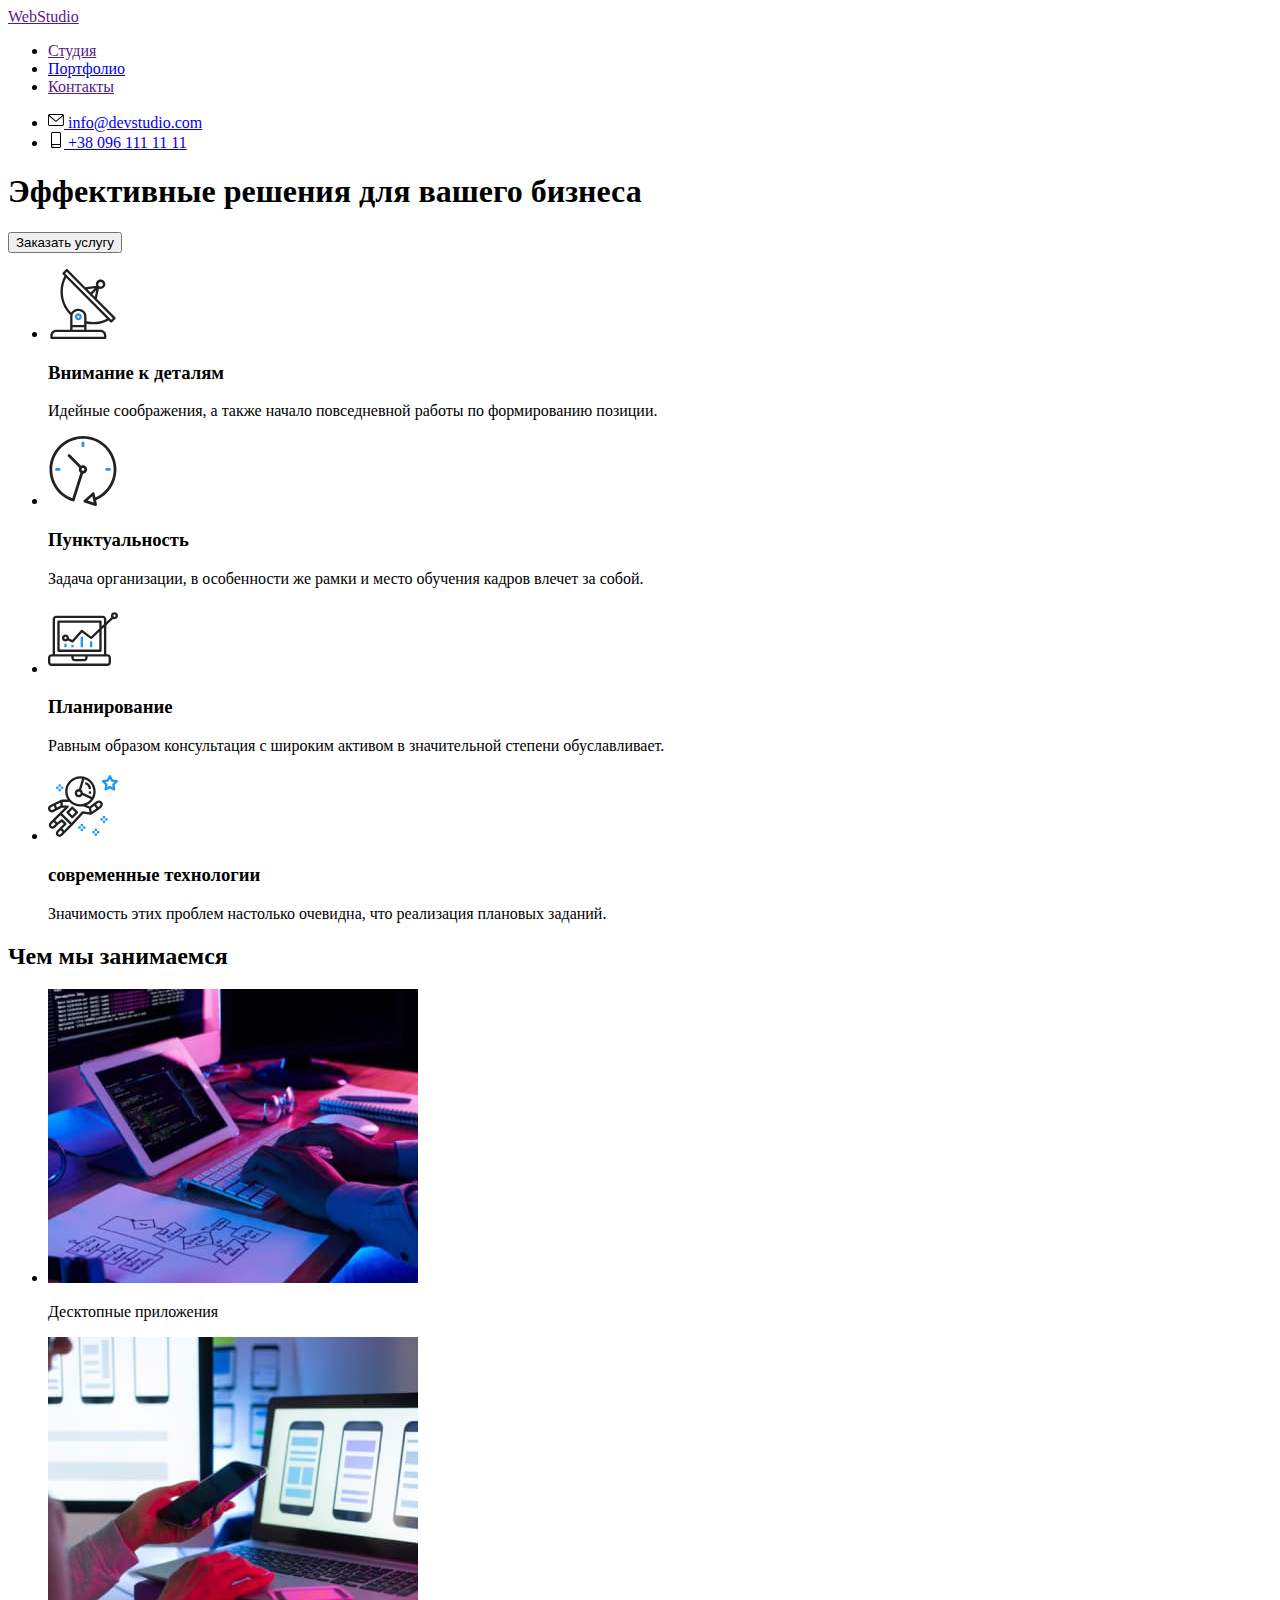
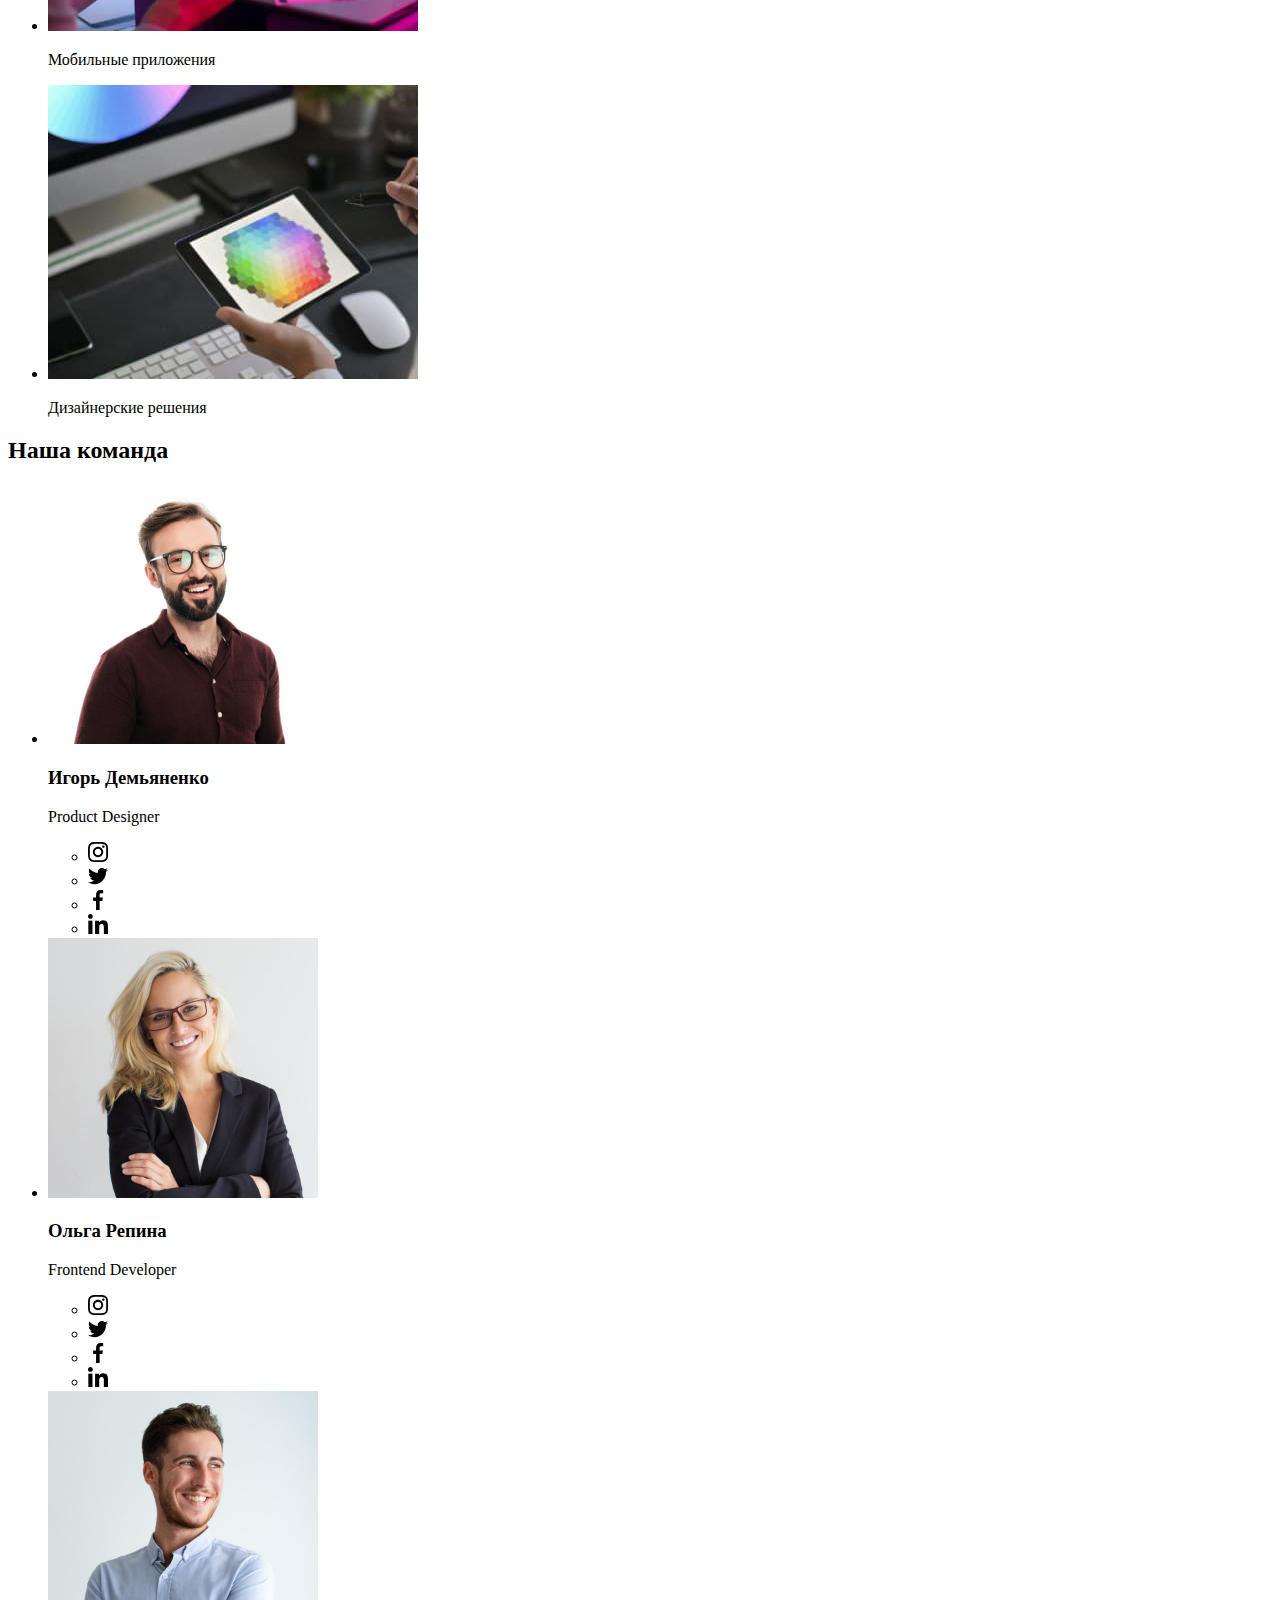
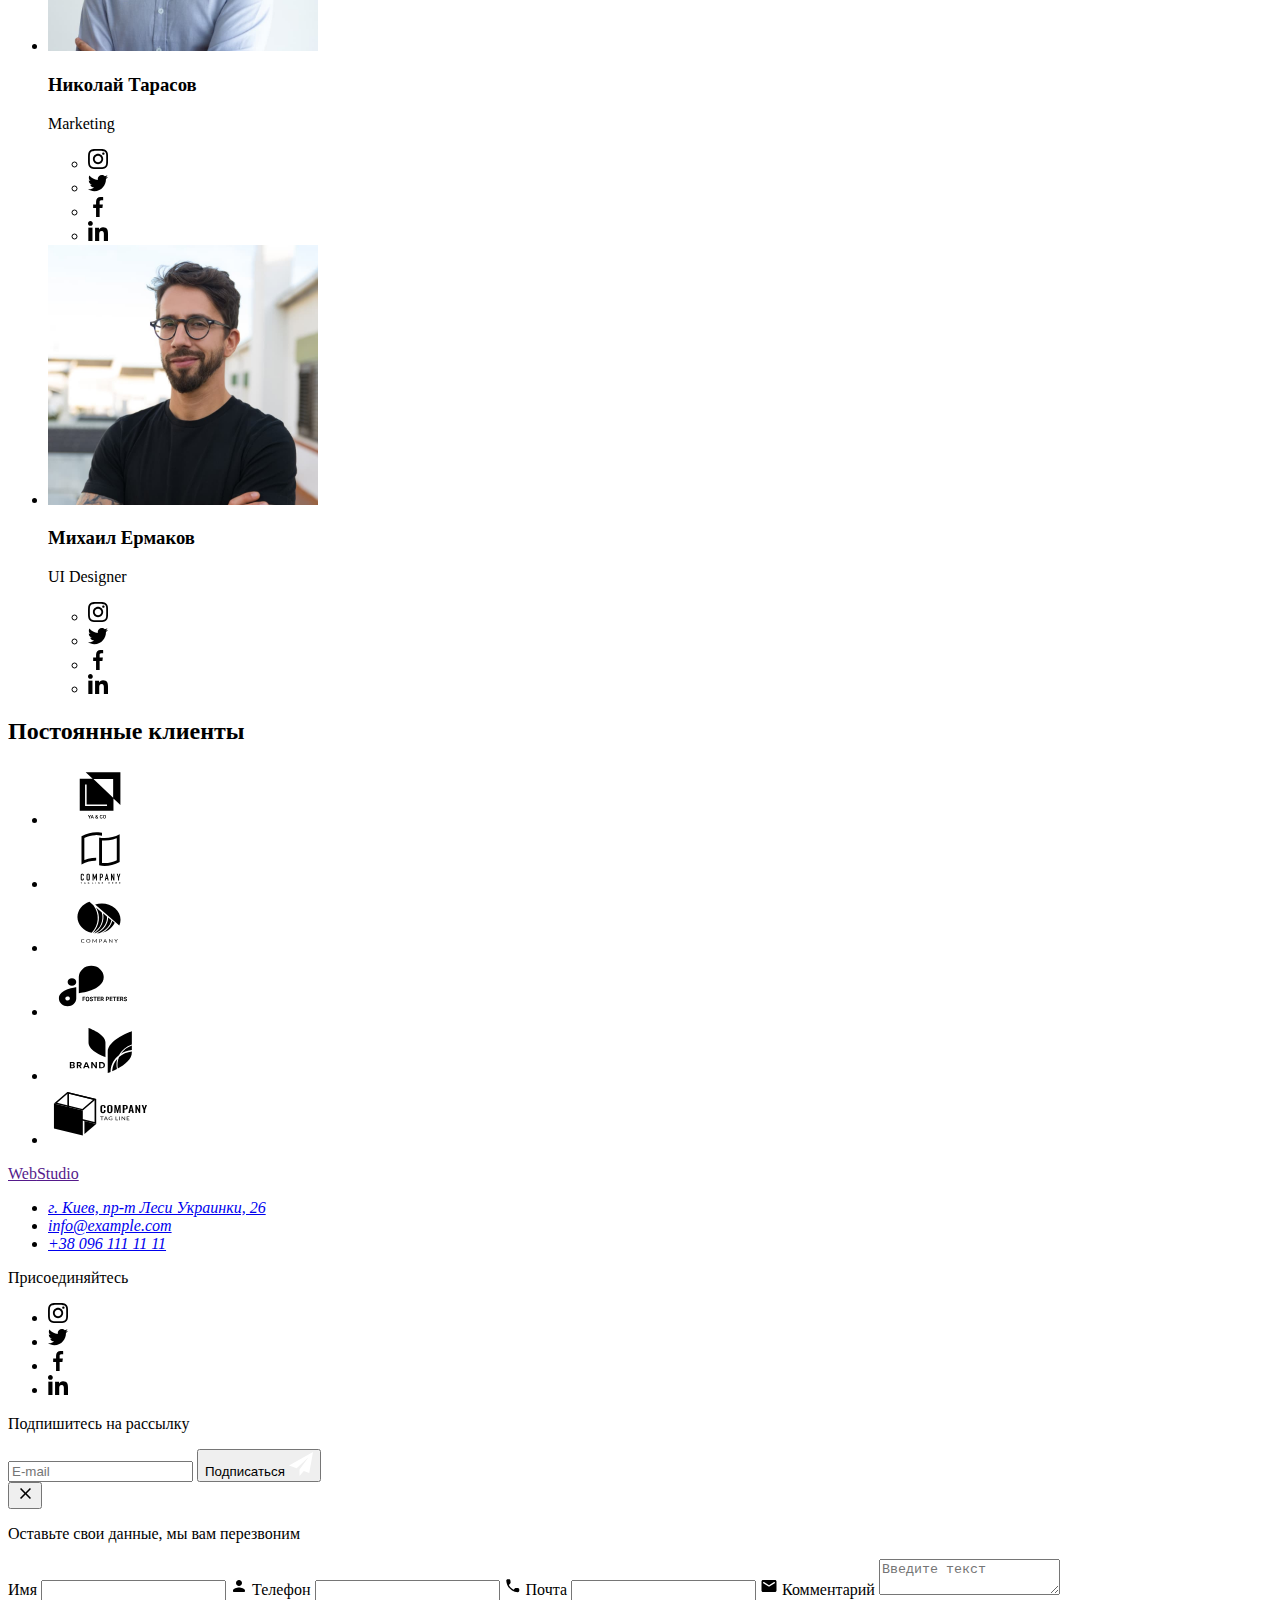
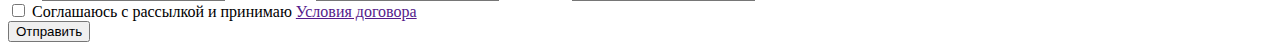
<file: index.html>
<!DOCTYPE html>
<html lang="ru">

<head>
    <meta charset="UTF-8">
    <meta http-equiv="X-UA-Compatible" content="IE=edge">
    <meta name="viewport" content="width=device-width, initial-scale=1.0">
    <title>Document</title>
<link rel="preconnect" href="https://fonts.googleapis.com">
<link rel="preconnect" href="https://fonts.gstatic.com" crossorigin>
<link href="https://fonts.googleapis.com/css2?family=Raleway:wght@700&family=Roboto:wght@400;500;700;900&display=swap"
    rel="stylesheet">
    <link rel="stylesheet" href="https://cdnjs.cloudflare.com/ajax/libs/modern-normalize/1.1.0/modern-normalize.min.css"
        integrity="sha512-wpPYUAdjBVSE4KJnH1VR1HeZfpl1ub8YT/NKx4PuQ5NmX2tKuGu6U/JRp5y+Y8XG2tV+wKQpNHVUX03MfMFn9Q=="
        crossorigin="anonymous" referrerpolicy="no-referrer" />
    <!-- <link rel="stylesheet" href="./css/style.css"> -->
    <link rel="stylesheet" href="./saas/main.scss">
</head>

<body>
    <header class="header ">
        <div class=" container">
         <div class="container-nav">   
            <nav class="navigation">
                <a class="link logo" href="">Web<span class="logo-accent">Studio</span></a>
                <ul class="list nav-list">
                    <li class="nav-list-item">
                        <a class="link nav-list-link current" href="" >Студия</a>
                    </li>
                    <li class="nav-list-item">
                        <a class="link nav-list-link" href="./portfolio.html" >Портфолио</a>
                    </li>
                    <li class="nav-list-item">
                        <a class="link nav-list-link" href="" >Контакты</a>
                    </li>
                </ul>
            </nav>
                <ul class="list contact-list">
                    <li class="contact-list-item">
                            <a  class="link contact-mail" href="emailto:info@devstudio.com"> <svg class="conact-icon" width="16" height="16">
                            <use href="./images/sprite.svg#mail"></use>
                        </svg> info@devstudio.com</a>
                    </li>
                    <li class="contact-list-item">
                        <a class="link contact-number" href="tel:+380961111111"> <svg class="conact-icon" width="16" height="16">
                            <use href="./images/sprite.svg#smartphone"></use>
                        </svg> +38 096 111 11 11</a>
                    </li>
                </ul>
         </div>
               
        </div>
    </header>
    <section class="bacground ">
        <div class="container">
            <h1 class="title">Эффективные решения для вашего бизнеса</h1>
            <button class="modal-btn" type="button" data-modal-open>Заказать услугу</button>
        </div>
    </section>
    <!-- About -->
    <main>
        <section class="about section ">
            <div class=" container">
            <ul class="list about-list">
                <li class="about-list-item">
                    <p class="about-list-blok">
                        <svg class="about-list-blok-icon" width="70" height="70">
                            <use href="./images/sprite.svg#icon-antenna"></use>
                        </svg>
                    </p>
                    <h3 class="about-title">Внимание к деталям</h3>
                    <p class="about-text">Идейные соображения, а также начало повседневной работы по формированию позиции.</p>
                </li>
                <li class="about-list-item">
                    <p class="about-list-blok">
                        <svg class="about-list-blok-icon" width="70" height="70">
                            <use href="./images/sprite.svg#icon-clock"></use>
                        </svg>
                    </p>
                    <h3 class="about-title">Пунктуальность</h3>
                    <p class="about-text">Задача организации, в особенности же рамки и место обучения кадров влечет за собой.</p>
                </li>
                <li class="about-list-item">
                    <p class="about-list-blok">
                        <svg class="about-list-blok-icon" width="70" height="70">
                            <use href="./images/sprite.svg#icon-diagram"></use>
                        </svg>
                    </p>
                    <h3 class="about-title">Планирование</h3>
                    <p class="about-text">Равным образом консультация с широким активом в значительной степени обуславливает.</p>
                </li>
                <li class="about-list-item">
                    <p class="about-list-blok">
                        <svg class="about-list-blok-icon" width="70" height="70">
                            <use href="./images/sprite.svg#icon-astronaut"></use>
                        </svg>
                    </p>
                    <h3 class="about-title">современные технологии</h3>
                    <p class="about-text">Значимость этих проблем настолько очевидна, что реализация плановых заданий.</p>
                </li>
            </ul>
            </div>
        </section>
    <!-- Content -->
        <section class="job-content ">
            <div class=" container">
            <h2 class="subtitle">Чем мы занимаемся</h2>
            <ul class="list job-content-list">
                <li class="job-content-item ">
                    <img class="job-comtent-img" src="images/img.jpg" alt="Набор текста" width="370">
                    <p class="job-content-item-text">Десктопные приложения</p>
                </li>
                <li class="job-content-item">
                    <img class="job-comtent-img" src="images/img2.jpg" alt="Верстка" width="370">
                <p class="job-content-item-text">Мобильные приложения</p>
                </li>
                <li class="job-content-item">    
                    <img class="job-comtent-img" src="images/img3.jpg" alt="Дизайн" width="370">
                <p class="job-content-item-text">Дизайнерские решения</p>
                </li>
                
            </ul>
            </div>
        </section>
        <section class="team-content section">
            <div class=" container">
            <h2 class="subtitle">Наша команда</h2>
            <ul class="list team-content-list">
                <li class="team-content-item">
                    <img class="team-content-img" src="images/imgigor.jpg" alt="Игорь Демьяненко" width="270" />
                        <div class="team-content-item-botton">
                            <h3 class="user-content">Игорь Демьяненко</h3>
                            <p class="job-title">Product Designer</p>
                            <ul class="list social-list">
                                <li class="social-list-item">
                                    <a class="social-list-link" href="">
                                        <svg class="social-list-icon" width="20" height="20">
                                            <use href="./images/sprite.svg#instagram"></use>
                                        </svg>
                                    </a>
                                </li>
                                <li class="social-list-item">
                                    <a class="social-list-link" href="">
                                        <svg class="social-list-icon" width="20" height="20">
                                            <use href="./images/sprite.svg#twitter"></use>
                                        </svg>
                                    </a>
                                </li>
                                 <li class="social-list-item">
                                    <a class="social-list-link" href="">
                                        <svg class="social-list-icon" width="20" height="20">
                                            <use href="./images/sprite.svg#facebook"></use>
                                        </svg>
                                    </a>
                                </li>
                                <li class="social-list-item">
                                    <a class="social-list-link" href="">
                                        <svg class="social-list-icon" width="20" height="20">
                                            <use href="./images/sprite.svg#linkedin"></use>
                                        </svg>
                                    </a>
                                </li>
                            </ul>
                    </div>
                </li>

                <li class="team-content-item">
                    <img class="team-content-img" src="images/imgolga.jpg" alt="Ольга Репина" width="270" />
                        <div class="team-content-item-botton">
                        <h3 class="user-content">Ольга Репина</h3>
                        <p class="job-title">Frontend Developer</p>
                        <ul class="list social-list">
                            <li class="social-list-item">
                                <a class="social-list-link" href="">
                                    <svg class="social-list-icon" width="20" height="20">
                                        <use href="./images/sprite.svg#instagram"></use>
                                    </svg>
                                </a>
                            </li>
                            <li class="social-list-item">
                                <a class="social-list-link" href="">
                                    <svg class="social-list-icon" width="20" height="20">
                                        <use href="./images/sprite.svg#twitter"></use>
                                    </svg>
                                </a>
                            </li>
                            <li class="social-list-item">
                                <a class="social-list-link" href="">
                                    <svg class="social-list-icon" width="20" height="20">
                                        <use href="./images/sprite.svg#facebook"></use>
                                    </svg>
                                </a>
                            </li>
                            <li class="social-list-item">
                                <a class="social-list-link" href="">
                                    <svg class="social-list-icon" width="20" height="20">
                                        <use href="./images/sprite.svg#linkedin"></use>
                                    </svg>
                                </a>
                            </li>
                        </ul>
                    </div>
                </li>
                <li class="team-content-item">
                    <img class="team-content-img" src="images/imgnikolya.jpg" alt="Николай Тарасов" width="270" />
                        <div class="team-content-item-botton">
                        <h3 class="user-content">Николай Тарасов</h3>
                        <p class="job-title">Marketing</p>
                        <ul class="list social-list">
                            <li class="social-list-item">
                                <a class="social-list-link" href="">
                                    <svg class="social-list-icon" width="20" height="20">
                                        <use href="./images/sprite.svg#instagram"></use>
                                    </svg>
                                </a>
                            </li>
                            <li class="social-list-item">
                                <a class="social-list-link" href="">
                                    <svg class="social-list-icon" width="20" height="20">
                                        <use href="./images/sprite.svg#twitter"></use>
                                    </svg>
                                </a>
                            </li>
                            <li class="social-list-item">
                                <a class="social-list-link" href="">
                                    <svg class="social-list-icon" width="20" height="20">
                                        <use href="./images/sprite.svg#facebook"></use>
                                    </svg>
                                </a>
                            </li>
                            <li class="social-list-item">
                                <a class="social-list-link" href="">
                                    <svg class="social-list-icon" width="20" height="20">
                                        <use href="./images/sprite.svg#linkedin"></use>
                                    </svg>
                                </a>
                            </li>
                        </ul>
                    </div>
                </li>

                <li class="team-content-item">
                    <img class="team-content-img" src="images/imgmihail.jpg" alt="Михаил Ермаков" width="270" />
                        <div class="team-content-item-botton">
                        <h3 class="user-content">Михаил Ермаков</h3>
                        <p class="job-title">UI Designer</p>
                        <ul class="list social-list">
                            <li class="social-list-item">
                                <a class="social-list-link" href="">
                                    <svg class="social-list-icon" width="20" height="20">
                                        <use href="./images/sprite.svg#instagram"></use>
                                    </svg>
                                </a>
                            </li>
                            <li class="social-list-item">
                                <a class="social-list-link" href="">
                                    <svg class="social-list-icon" width="20" height="20">
                                        <use href="./images/sprite.svg#twitter"></use>
                                    </svg>
                                </a>
                            </li>
                            <li class="social-list-item">
                                <a class="social-list-link" href="">
                                    <svg class="social-list-icon" width="20" height="20">
                                        <use href="./images/sprite.svg#facebook"></use>
                                    </svg>
                                </a>
                            </li>
                            <li class="social-list-item">
                                <a class="social-list-link" href="">
                                    <svg class="social-list-icon" width="20" height="20">
                                        <use href="./images/sprite.svg#linkedin"></use>
                                    </svg>
                                </a>
                            </li>
                        </ul>
                    </div>
                </li>
            </ul>
            </div>
        </section>
    </main>
    <section class="job-clients section ">
        <div class=" container">
   
            <h2 class="subtitle">Постоянные клиенты</h2>
            <ul class="list job-clients-list">
                <li class="job-clients-item">
                    <a class="job-clients-link" href="">
                        <svg class="job-clients-icon" width="106" height="60">
                            <use href="./images/sprite.svg#icon-Logo"></use>
                        </svg>
                    </a>
                </li>
                <li class="job-clients-item">
                    <a class="job-clients-link" href="">
                        <svg class="job-clients-icon" width="106" height="60">
                            <use href="./images/sprite.svg#icon-Logo-1"></use>
                        </svg>
                    </a>
                </li>
                <li class="job-clients-item">
                    <a class="job-clients-link" href="">
                        <svg class="job-clients-icon" width="106" height="60">
                            <use href="./images/sprite.svg#icon-Logo-2"></use>
                        </svg>
                    </a>
                </li>
                <li class="job-clients-item">
                    <a class="job-clients-link" href="">
                        <svg class="job-clients-icon" width="106" height="60">
                            <use href="./images/sprite.svg#icon-Logo-3"></use>
                        </svg>
                    </a>
                </li>
                <li class="job-clients-item">
                    <a class="job-clients-link" href="">
                        <svg class="job-clients-icon" width="106" height="60">
                            <use href="./images/sprite.svg#icon-Logo-4"></use>
                        </svg>
                    </a>
                </li>
                <li class="job-clients-item">
                    <a class="job-clients-link" href="">
                        <svg class="job-clients-icon" width="106" height="60">
                            <use href="./images/sprite.svg#icon-Logo-5"></use>
                        </svg>
                    </a>
                </li>
            </ul>
        </div>
    </section>
    <!--  Footer  -->
    <footer class="footer ">
        <div class=" container footer-item">
            <div class="adress-info">
                <a class="link logo" href="">Web<span class="logo-accent-color">Studio</span></a>
                <address class="address">
                    <ul class="list address-list">
                        <li class="address-list-item"><a class="link address-list-nav" href="https://bit.ly/3pXMvUd"
                                target="_blank" rel="noopener noreferrer">г. Киев, пр-т
                                Леси Украинки, 26</a> </li>
                        <li class="address-list-item"><a class="link address-list-link" 
                                href="mailto:info@example.com">info@example.com</a> </li>
                        <li class="address-list-item"><a class="link address-list-link" href="tel:+380961111111">+38 096 111 11
                                11</a> </li>
                    </ul>
                </address>
         </div>
        <div class="footer-social">
            <p class="footer-title">Присоединяйтесь</p>
            <ul class="list footer-social-list">
                <li class="footer-social-list-item">
                    <a class="footer-social-list-link" href="">
                        <svg class="footer-social-list-icon" width="20" height="20">
                            <use href="./images/sprite.svg#instagram"></use>
                        </svg>
                    </a>
                </li>
                <li class="footer-social-list-item">
                    <a class="footer-social-list-link" href="">
                        <svg class="footer-social-list-icon" width="20" height="20">
                            <use href="./images/sprite.svg#twitter"></use>
                        </svg>
                    </a>
                </li>
                <li class="footer-social-list-item">
                    <a class="footer-social-list-link" href="">
                        <svg class="footer-social-list-icon" width="20" height="20">
                            <use href="./images/sprite.svg#facebook"></use>
                        </svg>
                    </a>
                </li>
                <li class="footer-social-list-item">
                    <a class="footer-social-list-link" href="">
                        <svg class="footer-social-list-icon" width="20" height="20">
                            <use href="./images/sprite.svg#linkedin"></use>
                        </svg>
                    </a>
                </li>
            </ul>
        </div>
        <div class="mail-input">
            <p class="footer-title">Подпишитесь на рассылку</p>
            <form class="mail-input-form">
                <label class="contact-form-label-input">
                        <span class="contact-form-input-wrapper-input">
    
                        <input type="email" class="contact-form-input-mail" name="user_mail" placeholder="E-mail" />
                    </span>
                </label>
                <button type="submit" class="contact-form-submit-btn-send">Подписаться
                    <svg class="modal-inout-icon-send" width="24" height="24">
                        <use href="./images/icons.svg#icon-send"></use>
                    </svg>
                </button>
            </form>
        </div>
        </div>
    </footer>
    <div class="backdrop is-hidden" data-modal>
        <div class="modal">
            <button type="button" class="modal-close-btn" data-modal-close>
            <svg class="modal-close-icon" width="18" height="18">
                <use href="./images/sprite.svg#icon-close" ></use>
            </svg>
            </button>
            <p class="contact-form-name-text">Оставьте свои данные, мы вам перезвоним</p>
            <form class="contact-form">
                <label class="contact-form-label">
                    <span class="contact-form-label-text"> Имя</span>     
                    <span class="contact-form-input-wrapper" >
                        
                    <input 
                        type="text"
                        class="contact-form-input"
                        name="user_name"
                        />
                        <svg class="contact-form-ikon" width="18" height="18">
                            <use href="./images/icons.svg#icon-person"></use>
                        </svg>
                        </span>
                </label>
                <label class="contact-form-label">
                    <span class="contact-form-label-text"> Телефон</span>
                    <span class="contact-form-input-wrapper">
                    <input 
                        type="tel"
                        class="contact-form-input"
                        name="phone_number" 
                        />
                        <svg class="contact-form-ikon" width="18" height="18">
                            <use href="./images/icons.svg#icon-phone"></use>
                        </svg>
                        </span>
                </label>
                <label class="contact-form-label">
                    <span class="contact-form-label-text"> Почта </span>
                    <span class="contact-form-input-wrapper">
                    <input 
                        type="email"
                        class="contact-form-input"
                        name="user_mail"
                        />
                        <svg class="contact-form-ikon" width="18" height="18">
                            <use href="./images/icons.svg#icon-email"></use>
                        </svg>
                        </span>
                </label>
                <label class="contact-form-label">
                    <span class="contact-form-label-text"> Комментарий</span>
                <textarea name="user_message" class="contact-form-text" placeholder="Введите текст"></textarea>
                </label>
                <div class="contact-form-checkbox-wrapper">
                    <input name="accept-pilicy" type="checkbox" class="contact-form-checkbox visually-hidden" id="pilicy-checkbox" required/>
                    <label for="pilicy-checkbox" class="contact-form-checkbox-label "
                    >Соглашаюсь с рассылкой и принимаю&nbsp;<a class="contact-form-checkbox-label-color" href="">Условия договора</a></label>
                </div>
                <button type="submit" class="contact-form-submit-btn">Отправить</button>
            </form>
        </div>
    </div>
    <script src="./js/modal.js"></script>
</body>

</html>
</file>
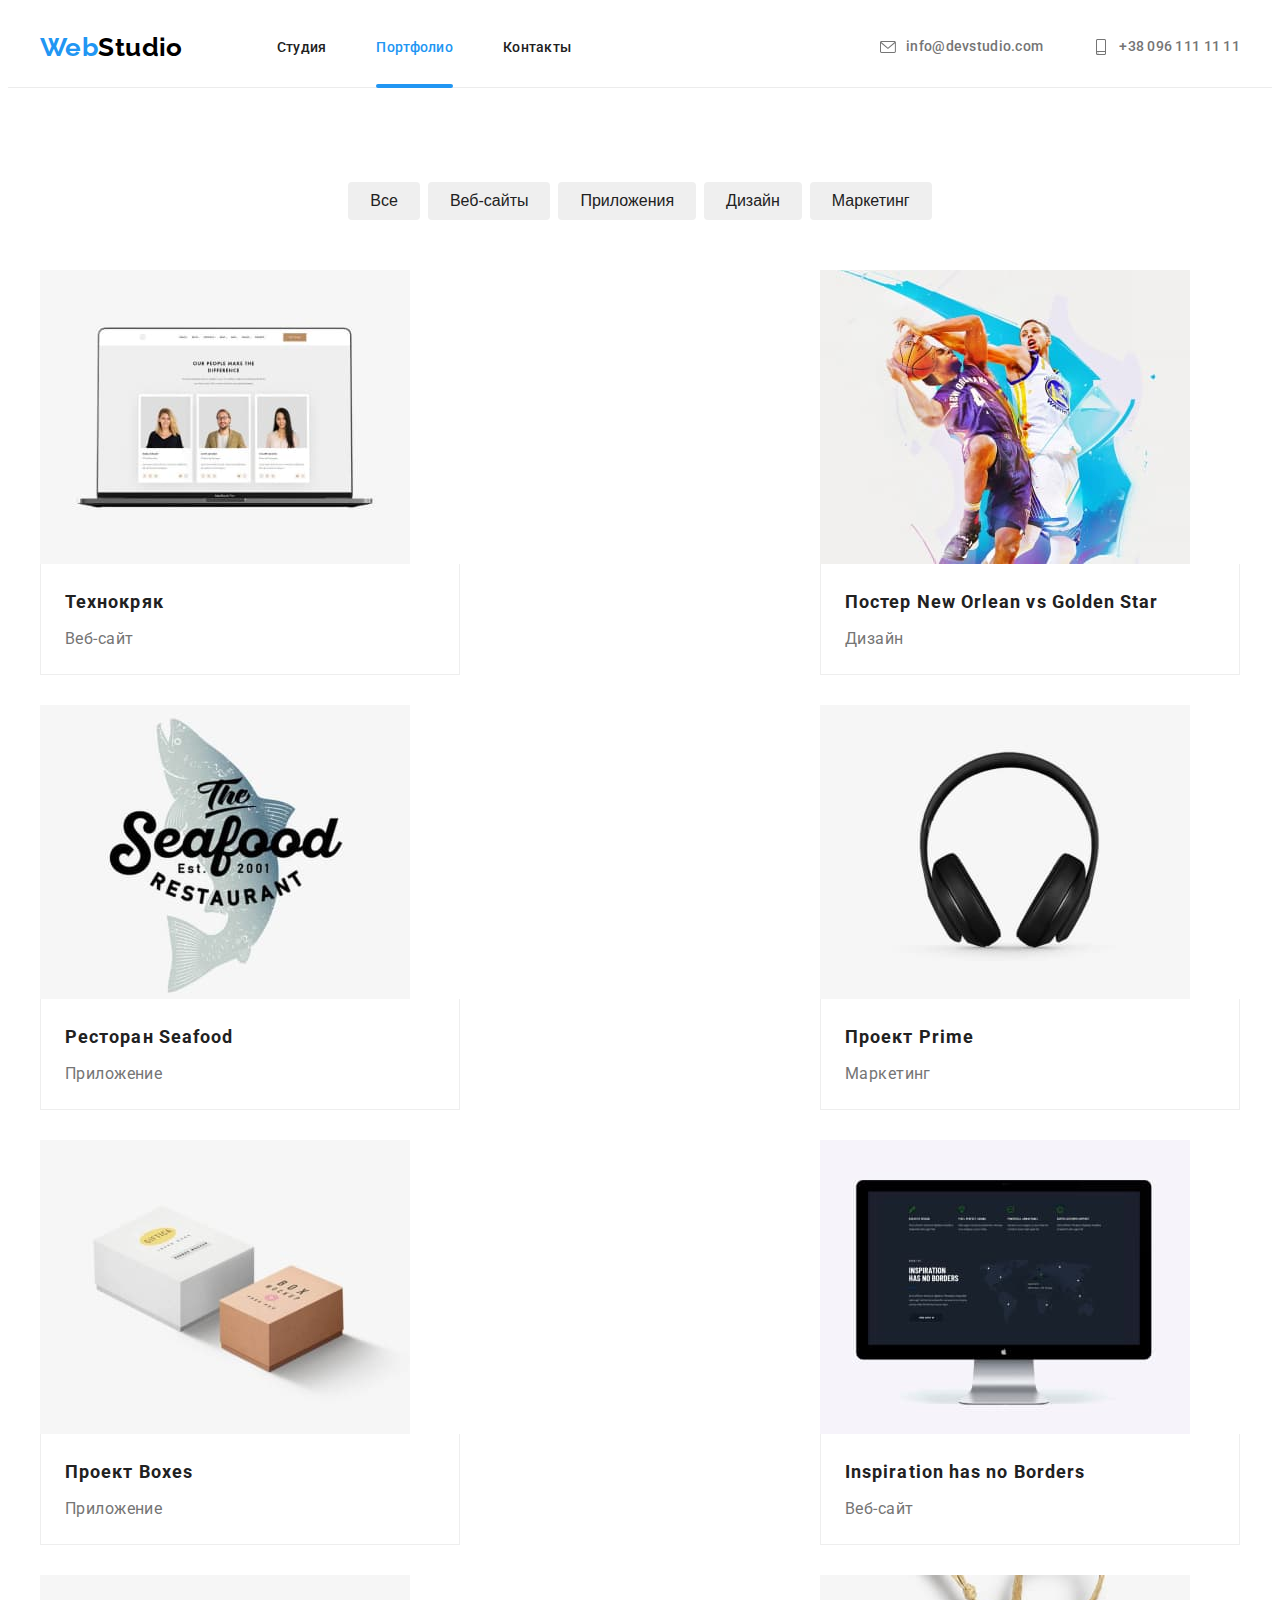
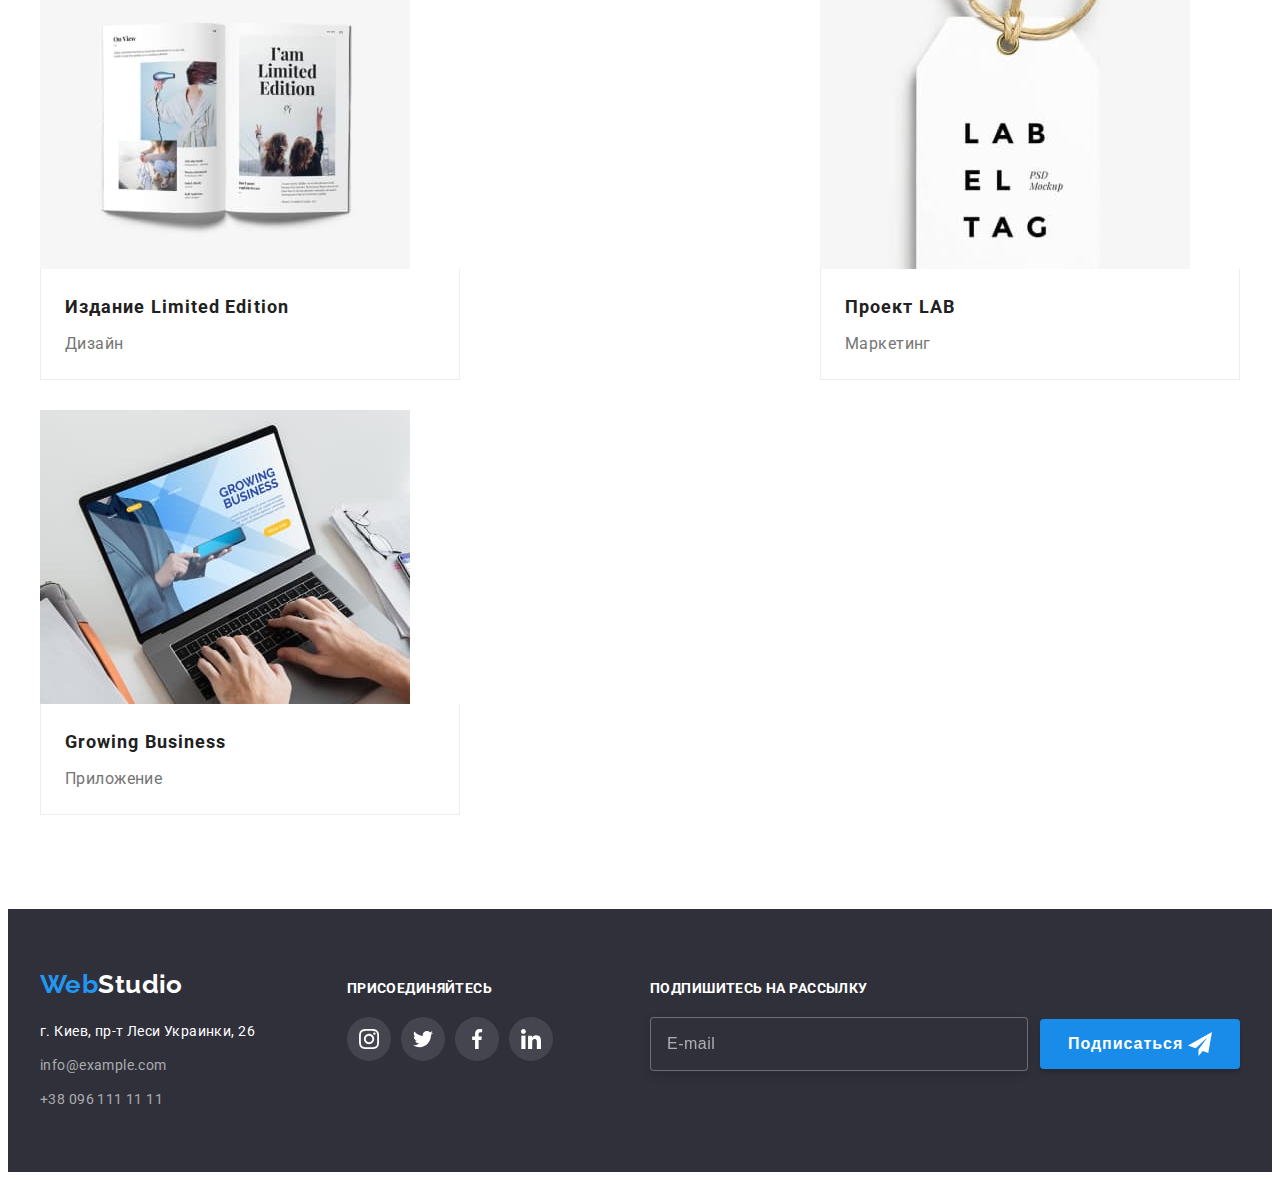
<file: portfolio.html>
<!DOCTYPE html>
<html lang="ru">
<head>
    <meta charset="UTF-8">
    <meta http-equiv="X-UA-Compatible" content="IE=edge">
    <meta name="viewport" content="width=device-width, initial-scale=1.0">
    <link rel="preconnect" href="https://fonts.googleapis.com">
<link rel="preconnect" href="https://fonts.gstatic.com" crossorigin>
<link href="https://fonts.googleapis.com/css2?family=Raleway:wght@700&family=Roboto:wght@400;500;700;900&display=swap" rel="stylesheet">
<link rel="stylesheet" href="https://cdnjs.cloudflare.com/ajax/libs/modern-normalize/1.1.0/modern-normalize.min.css"
    integrity="sha512-wpPYUAdjBVSE4KJnH1VR1HeZfpl1ub8YT/NKx4PuQ5NmX2tKuGu6U/JRp5y+Y8XG2tV+wKQpNHVUX03MfMFn9Q=="
    crossorigin="anonymous" referrerpolicy="no-referrer" />
    <link rel="stylesheet" href="./css/style.css">
    <title>Document</title>
</head>
        <body>
    <header class="header">
        <div class=" container">
         <div class="container-nav">   
            <nav class="navigation">
                <a class="link logo" href="">Web<span class="logo-accent">Studio</span></a>
                <ul class="list nav-list">
                    <li class="nav-list-item">
                        <a class="link nav-list-link" href="./index.html">Студия</a>
                    </li>
                    <li class="nav-list-item">
                        <a class="link nav-list-link current" href="">Портфолио</a>
                    </li>
                    <li class="nav-list-item">
                        <a class="link nav-list-link" href="">Контакты</a>
                    <!-- </li> -->
                </ul>
            </nav>
                <ul class="list contact-list">
                    <li class="contact-list-item">
                        <a class="link contact-mail" href="emailto:info@devstudio.com"> <svg class="conact-icon" width="16" height="16">
                                <use href="./images/sprite.svg#mail"></use>
                            </svg> info@devstudio.com</a>
                    </li>
                    <li class="contact-list-item">
                        <a class="link contact-number" href="tel:+380961111111"> <svg class="conact-icon" width="16" height="16">
                                <use href="./images/sprite.svg#smartphone"></use>
                            </svg> +38 096 111 11 11</a>
                    </li>
                </ul>
         </div>
        </div>
    </header>
    <main>
        <section class="menu section ">
            <div class=" container">
            <h1 class="container-h">Портфолио</h1>
            <ul class="list menu-list">
                     <li class="menu-link">
                        <button class="menu-btn">Все</button>
                    </li>
                    <li class="menu-link ">
                        <button class="menu-btn">Веб-сайты</button>
                    </li>
                    <li class="menu-link ">
                        <button class="menu-btn">Приложения</button>
                    </li>
                    <li class=" menu-link ">
                        <button class="menu-btn">Дизайн</button>
                    </li>
                    <li class="menu-link ">
                        <button class="menu-btn">Маркетинг</button>
                    </li>  
              
            </ul>
            <ul class="list work-list">
            
                <li class="work-content-list">
                    <a class="work-list-link link" href="">
                        <div class="work-list-link-overlay" >
                            <div class="overlay">
                                <p class="work-list-link-info">Ресурс предлагает комплексные предложения с разным уровнем функционала и сервисов. Все это позволит посетителю получить
                                исчерпывающие сведения о компании или частном лице.</p>
                            </div>
                            <img class="work-content-img" src="./images/tehno.jpg" alt="Технокряк" width="370" />
                        </div>
                        <div class="work-content-list-section">
                            <h2 class="work-name">Технокряк</h2>
                            <p class="work-type">Веб-сайт</p>
                        </div>
                    </a>
                </li>
            
                <li class="work-content-list">
                    <a class="work-list-link link" href="">
                        <div class="work-list-link-overlay">
                            <div class="overlay">
                                <p class="work-list-link-info">Ресурс предлагает комплексные предложения с разным уровнем функционала и
                                    сервисов. Все это позволит посетителю получить
                                    исчерпывающие сведения о компании или частном лице.</p>
                            </div>
                        <img class="work-content-img" src="./images/poster.jpg" alt="Постер" width="370" />
                        </div>
                        <div class="work-content-list-section">
                            <h2 class="work-name">Постер New Orlean vs Golden Star</h2>
                            <p class="work-type">Дизайн</p>
                        </div>
                    </a>
                </li>
                <li class="work-content-list">
                    <a class="work-list-link link" href="">
                        <div class="work-list-link-overlay">
                            <div class="overlay">
                                <p class="work-list-link-info">Ресурс предлагает комплексные предложения с разным уровнем функционала и
                                    сервисов. Все это позволит посетителю получить
                                    исчерпывающие сведения о компании или частном лице.</p>
                            </div>
                        <img class="work-content-img" src="./images/restoran.jpg" alt="Ресторан" width="370" />
                        </div>
                        <div class="work-content-list-section">
                            <h2 class="work-name">Ресторан Seafood</h2>
                            <p class="work-type">Приложение</p>
                        </div>
                    </a>
                </li>
                <li class="work-content-list">
                    <a class="work-list-link link" href="">
                        <div class="work-list-link-overlay">
                            <div class="overlay">
                                <p class="work-list-link-info">Ресурс предлагает комплексные предложения с разным уровнем функционала и
                                    сервисов. Все это позволит посетителю получить
                                    исчерпывающие сведения о компании или частном лице.</p>
                            </div>
                        <img class="work-content-img" src="./images/Prime.jpg" alt="Проект Прайм" width="370" />
                        </div>
                        <div class="work-content-list-section">
                            <h2 class="work-name">Проект Prime</h2>
                            <p class="work-type">Маркетинг</p>
                        </div>
                    </a>
                </li>
                <li class="work-content-list">
                    <a class="work-list-link link" href="">
                        <div class="work-list-link-overlay">
                            <div class="overlay">
                                <p class="work-list-link-info">Ресурс предлагает комплексные предложения с разным уровнем функционала и
                                    сервисов. Все это позволит посетителю получить
                                    исчерпывающие сведения о компании или частном лице.</p>
                            </div>
                        <img class="work-content-img" src="./images/Boxes.jpg" alt="Проект Упаковка" width="370" />
                        </div>
                        <div class="work-content-list-section">
                            <h2 class="work-name">Проект Boxes</h2>
                            <p class="work-type">Приложение</p>
                        </div>
                    </a>
                </li>
                <li class="work-content-list">
                    <a class="work-list-link link" href="">
                        <div class="work-list-link-overlay">
                            <div class="overlay">
                                <p class="work-list-link-info">Ресурс предлагает комплексные предложения с разным уровнем функционала и
                                    сервисов. Все это позволит посетителю получить
                                    исчерпывающие сведения о компании или частном лице.</p>
                            </div>
                        <img class="work-content-img" src="./images/Inspiration.jpg" alt="Инспирация" width="370" />
                        </div>
                        <div class="work-content-list-section">
                            <h2 class="work-name">Inspiration has no Borders</h2>
                            <p class="work-type">Веб-сайт</p>
                        </div>
                    </a>
                </li>
                <li class="work-content-list">
                    <a class="work-list-link link" href="">
                        <div class="work-list-link-overlay">
                            <div class="overlay">
                                <p class="work-list-link-info">Ресурс предлагает комплексные предложения с разным уровнем функционала и
                                    сервисов. Все это позволит посетителю получить
                                    исчерпывающие сведения о компании или частном лице.</p>
                            </div>
                        <img class="work-content-img" src="./images/Limited.jpg" alt="Издание" width="370" />
                        </div>
                        <div class="work-content-list-section">
                            <h2 class="work-name">Издание Limited Edition</h2>
                            <p class="work-type">Дизайн</p>
                        </div>
                    </a>
                </li>
                <li class="work-content-list">
                    <a class="work-list-link link" href="">
                        <div class="work-list-link-overlay">
                            <div class="overlay">
                                <p class="work-list-link-info">Ресурс предлагает комплексные предложения с разным уровнем функционала и
                                    сервисов. Все это позволит посетителю получить
                                    исчерпывающие сведения о компании или частном лице.</p>
                            </div>
                        <img class="work-content-img" src="./images/LAB.jpg" alt="Проект ЛАБ" width="370" />
                        </div>
                        <div class="work-content-list-section">
                            <h2 class="work-name">Проект LAB</h2>
                            <p class="work-type">Маркетинг</p>
                        </div>
                    </a>
                </li>
                <li class="work-content-list">
                    <a class="work-list-link link" href="">
                        <div class="work-list-link-overlay">
                            <div class="overlay">
                                <p class="work-list-link-info">Ресурс предлагает комплексные предложения с разным уровнем функционала и
                                    сервисов. Все это позволит посетителю получить
                                    исчерпывающие сведения о компании или частном лице.</p>
                            </div>
                        <img class="work-content-img" src="./images/Growing.jpg" alt="Бизнес" width="370" />
                        </div>
                        <div class="work-content-list-section">
                            <h2 class="work-name">Growing Business</h2>
                            <p class="work-type">Приложение</p>
                        </div>
                    </a>
                </li>
            </ul>
            </div>
        </section>       
    </main>
<!-- Footer -->
    <footer class="footer ">
        <div class=" container footer-item">
            <div class="adress-info">
                <a class="link logo" href="">Web<span class="logo-accent-color">Studio</span></a>
                <address class="address">
                    <ul class="list address-list">
                        <li class="address-list-item"><a class="link address-list-nav" href="https://bit.ly/3pXMvUd"
                                target="_blank" rel="noopener noreferrer">г. Киев, пр-т
                                Леси Украинки, 26</a> </li>
                        <li class="address-list-item"><a class="link address-list-link" 
                                href="mailto:info@example.com">info@example.com</a> </li>
                        <li class="address-list-item"><a class="link address-list-link" href="tel:+380961111111">+38 096 111
                                11
                                11</a> </li>
                    </ul>
                </address>
            </div>
            <div class="footer-social">
                <p class="footer-title">Присоединяйтесь</p>
                <ul class="list footer-social-list">
                    <li class="footer-social-list-item">
                        <a class="footer-social-list-link" href="">
                            <svg class="footer-social-list-icon" width="20" height="20">
                                <use href="./images/sprite.svg#instagram"></use>
                            </svg>
                        </a>
                    </li>
                    <li class="footer-social-list-item">
                        <a class="footer-social-list-link" href="">
                            <svg class="footer-social-list-icon" width="20" height="20">
                                <use href="./images/sprite.svg#twitter"></use>
                            </svg>
                        </a>
                    </li>
                    <li class="footer-social-list-item">
                        <a class="footer-social-list-link" href="">
                            <svg class="footer-social-list-icon" width="20" height="20">
                                <use href="./images/sprite.svg#facebook"></use>
                            </svg>
                        </a>
                    </li>
                    <li class="footer-social-list-item">
                        <a class="footer-social-list-link" href="">
                            <svg class="footer-social-list-icon" width="20" height="20">
                                <use href="./images/sprite.svg#linkedin"></use>
                            </svg>
                        </a>
                    </li>
                </ul>
            </div>
            <div class="mail-input">
                <p class="footer-title">Подпишитесь на рассылку</p>
                <form class="mail-input-form">
                    <label class="contact-form-label-input">
                        <span class="contact-form-input-wrapper-input">
            
                            <input type="email" class="contact-form-input-mail" name="user_mail" placeholder="E-mail" />
                        </span>
                    </label>
                    <button type="submit" class="contact-form-submit-btn-send">Подписаться
                        <svg class="modal-inout-icon-send" width="24" height="24">
                            <use href="./images/icons.svg#icon-send"></use>
                        </svg>
                    </button>
                </form>
            </div>
        </div>
    </footer>
    
</body>
</html>
</file>
<file: css/style.css>
h1,
h2,
h3,
p {
    margin-top: 0;
    margin: 0;
}
ul {
    margin-top: 0;
    margin-bottom: 0;
    padding-left: 0;
}
img {
    display: block;
    }
.list {
    list-style: none;
}
.link {
    text-decoration: none;
}
body {
    background: #FFFFFF;
    font-family: 'Roboto', sans-serif;
    font-size: 14px;
    letter-spacing: 0.03em;
}
.container {
    width: 1200px;
    padding-left: 15px;
    padding-right: 15px;
    margin-left: auto;
    margin-right: auto;
    
}
.section {
    padding-top: 94px;
    padding-bottom: 94px;
}
/*  --- Start header---- */
.navigation {
    display: flex;
    align-items: center;
}
.nav-list {
    display: flex;
    align-items: center;
}
.container-nav {
    display: flex;
    align-items: center;   
    }
.contact-list {
    display: flex;
    align-items: center;
    margin-left: auto;
    
}

.conact-icon {
    margin-right: 10px;
    fill: #757575;
    transition: fill 250ms cubic-bezier(0.4, 0, 0.2, 1);
}
.header {
    border-bottom: 1px solid #ECECEC;
    padding-top: 24px;
    padding-bottom: 24px
}
.logo {
        margin-right: 94px;
        font-family: 'Raleway', sans-serif;
        font-weight: 700;
        font-size: 26px;
        line-height: 1.19;     
        color: #2196F3;
}
.logo-accent {
    color: black;
}
.logo-accent-color {
     color: #FFFFFF;
}
.nav-list-item:not(:last-child) {
    margin-right: 50px;
}
.nav-list-link {
    current: #188CE8;
         font-weight: 500;
        line-height: 1.14;
        letter-spacing: 0.02em;
        color: #212121;
        transition: color 250ms cubic-bezier(0.4, 0, 0.2, 1);
}
.nav-list-link:hover,
.nav-list-link:focus
 {
        color: #2196F3;
}
.nav-list .nav-list-link.current {
       color: #2196F3;
       position: relative;
}
.nav-list .nav-list-link.current::after {
    content: "";
    width: 100%;
    height: 4px;
    background: #2196F3;
    border-radius: 2px;
    display: block;
    position: absolute;
    margin-top: 28px; 
}

.contact-number {
    display: flex;
    align-items: center;
    font-weight: 500;
    line-height: 1.14;
    letter-spacing: 0.02em;
    color: #757575;
    margin-left: 50px;
        transition: color 250ms cubic-bezier(0.4, 0, 0.2, 1);
}
.contact-number:hover .conact-icon,
.contact-number:focus .conact-icon {
    fill: #2196F3;
}
.contact-number:hover,
.contact-number:focus {
        color: #2196F3;
}
.contact-mail {
    display: flex;
    align-items: center;
    font-weight: 500;
    line-height: 1.14;
    letter-spacing: 0.02em;
    color: #757575;
    transition: color 250ms cubic-bezier(0.4, 0, 0.2, 1);
    }
    
    .contact-mail:hover .conact-icon, 
    .contact-mail:focus.conact-icon{
        fill: #2196F3;
    }
        .contact-mail:hover ,
        .contact-mail:focus{
            
            color: #2196F3;
            
        }
    .title {
                      
    width: 696px;
    height: 120px;

    font-family: 'Roboto';
    font-style: normal;
    font-weight: 900;
    font-size: 44px;
    line-height: 1.36;
    margin-left: auto;
    margin-right: auto;
    text-align: center;
    letter-spacing: 0.06em;
    text-transform: uppercase;
    color: #FFFFFF;
                        
    }
.bacground {
    background-image: linear-gradient(to right,
        rgba(47, 48, 58, 0.4),
        rgba(47, 48, 58, 0.4)), url(../images/fon.jpg);
    background-position: center ;
    background-size: cover;
    max-width: 1600px;
    margin: 0 auto;
    padding: 200px 0;
    text-align: center;
    background-color: #C4C4C4;;
          
    }
.modal-btn {
    
     margin-top: 30px;
    width: 200px;
    padding: 10px 25px;
    font-weight: 700;
    font-size: 16px;
    line-height: 1.87;
     letter-spacing: 0.06em;
    cursor: pointer;
    border: navajowhite;
    transition: background 250ms cubic-bezier(0.4, 0, 0.2, 1);
    color: #FFFFFF;
                    
    background: #188CE8;
    box-shadow: 0px 4px 4px rgba(0, 0, 0, 0.15);
    border-radius: 4px;
    }
        .modal-btn:hover,
        .modal-btn:focus {
            
            background: #2196F3;
        }

/* --- End header---- */
/* --- Start about---- */
.about {
       
}
.about-list {
        display: flex;
        flex-basis: calc((100%-120px)/4);
        margin-left: -30px;
       
}
.about-list-item {
        margin-left: 30px;
        width: 270px;
       }
.about-title {
        font-weight: 700;
        line-height: 1.14;
        font-size: 14px;
        text-transform: uppercase;
        color: #212121;

}
.about-text {
        line-height: 1.71;  
        color: #757575;
        margin-top: 10px;
}
.about-list-blok{
    display: flex;
    align-items: center;
    justify-content: center;
    width: 270px;
    height: 120px;
    background: #F5F4FA;
    border-radius: 4px;
    margin-bottom: 30px;
}
/* --- End about---- */
/* --- Start content  */
.job-content {
    background: #FFFFFF;
    padding-bottom: 94px;
    
}
.job-content-item {
    position: relative;
}
.job-content-item-text{
       display: flex;
    align-items: center;
    justify-content: center;
    position: absolute;
    bottom: 0;
    width: 370px;
    height: 70px;
    font-weight: 700;
    line-height: 1.14;
    text-transform: uppercase;
    color: #ffffff;
    background: rgba(47, 48, 58, 0.8);
}

.job-content-list {
    display: flex;
    flex-wrap: wrap;
    justify-content: space-between;
    flex-basis: calc((100%-90px)/3);
}
.team-content {
    background: #F5F4FA;
   
}
.team-content-item {
    flex-basis: calc((100%-120px)/4);
    margin-left: 30px;
    margin-bottom: 30px;

}
.team-content-list {
    display: flex;
    justify-content: space-between;
    margin-left: -30px;
    margin-bottom: -30px;
}
.team-content-item-botton {
    padding: 30px 32px;
    width: 270px;
    background: #FFFFFF;
    box-shadow: 0px 1px 3px rgba(0, 0, 0, 0.12), 0px 1px 1px rgba(0, 0, 0, 0.14), 0px 2px 1px rgba(0, 0, 0, 0.2);
    border-radius: 0px 0px 4px 4px;
}
.subtitle {
    font-weight: 700;
    font-size: 36px;
    line-height: 1.17;
    color: #212121;
    margin-bottom: 50px;
    text-align: center;
}
.user-content {
    font-weight: 500;
    font-size: 16px;
    line-height: 1.19;
    color: #212121;
    text-align: center;
    margin-bottom: 10px;
                
}
.job-title {
    font-size: 16px;
    line-height: 1.19; 
    color: #757575;
    text-align: center;
    margin-bottom: 16px;
}

.social-list-link {
    display: flex;
    align-items: center;
    justify-content: center;
    width: 44px;
    height: 44px;
    background-color: #FFFFFF;
    border-radius: 50%;
    transition: background 250ms cubic-bezier(0.4, 0, 0.2, 1);
}
.social-list {
    display: flex;
    justify-content: space-between;
    margin-top: 20px;
   }
   .social-list-icon {
    fill: #AFB1B8;
    transition: fill 250ms cubic-bezier(0.4, 0, 0.2, 1);
   }
.social-list-link:hover .social-list-icon,
.social-list-link:focus .social-list-icon {
    fill: #FFFFFF;
    
}
.social-list-link:hover ,
.social-list-link:focus {
        background: #188CE8;
}
/* ---- End content---- */

/*--- Start Job Client ---*/

.job-clients-list {
    display: flex;
    flex-wrap: wrap;
    margin-left: -30px;
    margin-bottom: -30px;
    
}
.job-clients-link {
    display: flex;
    align-items: center;
    justify-content: center;
    width: 170px;
    height: 92px;
    border: 1px solid #AFB1B8;
    border-radius: 4px;
    transition: border 250ms cubic-bezier(0.4, 0, 0.2, 1);
}
.job-clients-item {
/*flex-basis: calc((100%-180px)/6);*/
    margin-left: 30px;
    margin-bottom: 30px;
}
.job-clients-icon{
fill: #AFB1B8;
transition: fill 250ms cubic-bezier(0.4, 0, 0.2, 1);
}

.job-clients-link:hover .job-clients-icon,
.job-clients-link:focus .job-clients-icon {
        fill: #188CE8;
    
}

.job-clients-link:hover,
.job-clients-link:focus {
    border: 1px solid #188CE8;
}

/* ---- End Job Client---- */

/* --- Start footer--- */
.footer {
        flex-direction: row;
        background: #2F303A;
        padding-top: 60px;
        padding-bottom: 60px;
}
.footer-item {
    display: flex;
    align-items: baseline;  
}
.adress-info {
    margin-right: 70px;
}
.address {
    margin-top: 20px;
}
.address-list-item:not(:last-child){
    margin-bottom: 10px;
}
.address-list-nav {
        line-height: 1.71;
        font-style: normal;
         color: #FFFFFF;
        transition: color 250ms cubic-bezier(0.4, 0, 0.2, 1);
}
.address-list-nav:hover,
.address-list-nav:focus {
        color: #2196F3;
    
}
.address-list-link {
        font-style: normal;
            font-weight: 400;
            font-size: 14px;
            line-height: 1.71;
            letter-spacing: 0.03em;
            color: rgba(255, 255, 255, 0.6);
            transition: color 250ms cubic-bezier(0.4, 0, 0.2, 1);
}
.address-list-link:hover,
.address-list-link:focus {
        color: #2196F3;
}

.footer-title {
    font-weight: 700;
    line-height: 1.14;
    font-size: 14px;
    text-transform: uppercase;
    color: #ffffff; 
}

.footer-social-list-link {
    display: flex;
    align-items: center;
    justify-content: center;
    width: 44px;
    height: 44px;
    background: rgba(255, 255, 255, 0.1);
    border-radius: 50%;
    transition: background 250ms cubic-bezier(0.4, 0, 0.2, 1);
}

.footer-social-list {
    display: flex;
    margin-top: 20px;
}
.footer-social-list-item:not(:last-child) {
    margin-right: 10px;
}
.footer-social-list-icon {
    fill: #ffffff;
    transition: fill 250ms cubic-bezier(0.4, 0, 0.2, 1);
    
}

.footer-social-list-link:hover .footer-social-list-icon,
.footer-social-list-link:focus .footer-social-list-icon {
    fill: #FFFFFF;
    
}

.footer-social-list-link:hover,
.footer-social-list-link:focus {
    background: #188CE8;
}


.mail-input {
    margin-left: auto;
}
.mail-input-form{
    display: flex;
    display: flex;
        align-items: center;
        justify-content: center;
        margin-top: 20px;
}
.contact-form-input-mail {
    margin-right: 12px;
    padding-left: 16px;
    width: 358px;
    height: 50px;
    cursor: pointer;
border: 1px solid rgba(255, 255, 255, 0.3);
    filter: drop-shadow(0px 4px 4px rgba(0, 0, 0, 0.15));
    border-radius: 4px;
    background: #2F303A;
    color: #FFFFFF;
    
}
.contact-form-input-mail:focus {
    outline: none;
    border-color: #2196F3;
}
.contact-form-submit-btn-send {
    
    display: block;
    margin: 0 auto;
    width: 200px;
    padding: 10px 62px 10px 28px;
    font-weight: 700;
    font-size: 16px;
    line-height: 1.88;
    letter-spacing: 0.06em;
    cursor: pointer;
    border: navajowhite;
    color: #FFFFFF;
    background: #188CE8;
    box-shadow: 0px 4px 4px rgba(0, 0, 0, 0.15);
    border-radius: 4px;
    position: relative;
}
.modal-inout-icon-send {
    position: absolute;
            top: 50%;
        right: 28px;
        transform: translateY(-50%);
}
::placeholder {
    font-weight: 400;
        font-size: 16px;
        line-height: 1.25;
        letter-spacing: 0.03em;   
        color: rgba(255, 255, 255, 0.6);
}

/* --- End footer --- */
/* ---- Start portfolio--- */
.container-h {
    display: none;
}
.menu-btn {
        font-weight: 500;
        font-size: 16px;
        line-height: 1.62;     
        cursor: pointer;
        color: #212121;
        border-radius: 4px;
        border: 0px;
        padding: 6px 22px;
        transition: background 250ms cubic-bezier(0.4, 0, 0.2, 1), color 250ms cubic-bezier(0.4, 0, 0.2, 1);
        
}
.menu-btn:hover,
.menu-btn:focus {
    
        background: #2196F3;
        color: #FFFFFF;
        box-shadow: 0px 3px 1px rgba(0, 0, 0, 0.1), 0px 1px 2px rgba(0, 0, 0, 0.08), 0px 2px 2px rgba(0, 0, 0, 0.12);
}
.work-list-link {
    display: block;
    
}
.work-list-link-overlay{
    position: relative;
    overflow: hidden;
}

.work-list-link:hover,
.work-list-link:focus {
    box-shadow: 0px 1px 1px rgba(0, 0, 0, 0.12), 0px 4px 4px rgba(0, 0, 0, 0.06), 1px 4px 6px rgba(0, 0, 0, 0.16);
}
.work-list-link-info{
                font-weight: 400;
        font-size: 18px;
        line-height: 1.56;
        color: #FFFFFF;
}
.overlay {
    display: flex;
    align-items: center;
    padding-left: 24px;
    padding-right: 24px;
    position: absolute;
    top: 0;
    left: 0;
    width: 100%;
    height: 100%;
    transform: translateY(100%);
    background: rgba(33, 150, 243, 0.9);
    transition: transform 350ms ease;
}
.work-list-link:hover .overlay {
    transform: translateX(0);
}
.work-name {
        font-weight: 700;
        font-size: 18px;
        line-height: 2;
        letter-spacing: 0.06em;  
        color: #212121;
        margin-bottom: 4px;
}
.work-type {
        font-size: 16px;
        line-height: 1.88;  
        color: #757575;
}

.menu-list {
    display: flex;
    align-items: center;
    justify-content:center;
    align-items: center;
    margin-bottom: 50px
}
.menu-link:not(:last-child) {
    margin-right: 8px;
}
.work-list {
    display: flex;
    flex-wrap: wrap;
    justify-content: space-between;  
    margin-bottom: -30px;
    margin-left: -30px;
  
}
.work-content-list {
    /*flex-basis: calc((100%-90px)/3);*/
    margin-bottom: 30px;
    margin-left: 30px;
}
.work-content-list-section {
    border: 1px solid #EEEEEE;
    border-top: 1px;
    padding: 20px 24px;  
    width: 370px;
}
/* ---- End portfolio--- */

.backdrop {
    z-index: 1;
    position: fixed;
    top: 0;
    left: 0;
    width: 100%;
    height: 100%;
    background-color: rgba(0, 0, 0, 0.2);
    transition: opacity 500ms linear, visibility 500ms linear;
}
.backdrop.is-hidden {
    opacity: 0;
    visibility: hidden;
    pointer-events: none;
}
.modal {
    padding: 40px;
    position: absolute;
    top: 50%;
    left: 50%;
    transform: translate(-50%, -50%);
    width: 528px;
    height: 580px;
    background-color: #FFFFFF;
    box-shadow: 0px 1px 3px rgba(0, 0, 0, 0.12), 0px 1px 1px rgba(0, 0, 0, 0.14), 0px 2px 1px rgba(0, 0, 0, 0.2);
    border-radius: 4px;;
}
.modal-close-btn{
    position: absolute;
    top: 8px;
    right: 8px;
    display: flex;
    justify-content: center;
    align-items: center;
    width: 30px;
    height: 30px;
    border-radius: 50%;
    border: 1px solid rgba(0, 0, 0, 0.1);
    background-color: transparent;
    padding: 0;
    cursor: pointer;
}
.contact-form-label{
    display: block;
}
.modal-close-icon {
    fill: #212121;
        transition: fill 250ms cubic-bezier(0.4, 0, 0.2, 1);
}
.modal-close-icon:hover{
    fill: #2196F3;
}

.contact-form-input-wrapper{
    display: block;
    margin-top: 4px;
    margin-bottom: 10px;
    position: relative;
}
.contact-form-ikon {
    position: absolute;
    top: 50%;
    left: 15px;
    transform: translateY(-50%);
    fill: #212121;
    transition: fill 250ms cubic-bezier(0.4, 0, 0.2, 1);
    
}
.contact-form-input{
    padding-left: 42px;
    width: 100%;
    height: 40px;
    border: 1px solid rgba(33, 33, 33, 0.2);
    border-radius: 4px;
    cursor: pointer;
    transition: border-color 250ms cubic-bezier(0.4, 0, 0.2, 1);
}
.contact-form-input:focus {
    outline: none;
    border-color: #2196F3;
}
.contact-form-input:focus + .contact-form-ikon {
    fill: #2196F3;
}
.contact-form-text{
    width: 100%;
    height: 120px;
    border: 1px solid rgba(33, 33, 33, 0.2);
    border-radius: 4px;
    padding: 12px 16px;
    margin-top: 4px;  
    margin-bottom: 20px; 
    resize: none; 
}
.contact-form-text:focus {
    outline: none;
    border-color: #2196F3;
}
.contact-form-text::placeholder{
    color: rgba(117, 117, 117, 0.5);
}
.contact-form-label-text{
    
    font-size: 12px;
    line-height: 1.17;
    letter-spacing: 0.01em;
    color: #757575;
     display: block;
}

.contact-form-name-text{
        font-weight: 700;
        font-size: 20px;
        line-height: 1.15;
        text-align: center;
        letter-spacing: 0.03em;
    
        color: #212121;
        margin-bottom: 12px;
}
.contact-form-checkbox-label{
          font-size: 14px;
        line-height: 1.71;
        letter-spacing: 0.03em; 
        color: #757575;
        display: flex;
        align-items: center;
        margin-bottom: 30px;
        justify-content: center;
}
.contact-form-checkbox-label::before{
    display: inline-block;
    width: 18px;
    height: 18px;
    border: 1px solid #121212;
    cursor: pointer;
    content: "";
    margin-right: 8px;
    
}
.contact-form-checkbox:checked + .contact-form-checkbox-label::before {
    background-color: #2196F3;
    background-image: url(../images/icon-check.svg);
}

.contact-form-checkbox:focus + .contact-form-checkbox-label::before {
    border-color: #2196F3;
}

.contact-form-checkbox-label-color{
    color: #2196F3;
}
.contact-form-submit-btn{
    display: block;
    margin: 0 auto;
  width: 200px;
  padding: 10px 55px;
  font-weight: 700;
  font-size: 16px;
  line-height: 1.87;
  letter-spacing: 0.06em;
  cursor: pointer;
  border: navajowhite;
  color: #FFFFFF;

  background: #188CE8;
  box-shadow: 0px 4px 4px rgba(0, 0, 0, 0.15);
  border-radius: 4px;
  }
  .visually-hidden{
    position: absolute;
    width: 1px;
    height: 1px;
    margin: -1px;
    border: 0;
    padding: 0;
    white-space: nowrap;
    clip-path: inset(100%);
    clip: rect(0 0 0 0);
    overflow: hidden;

  }
</file>
